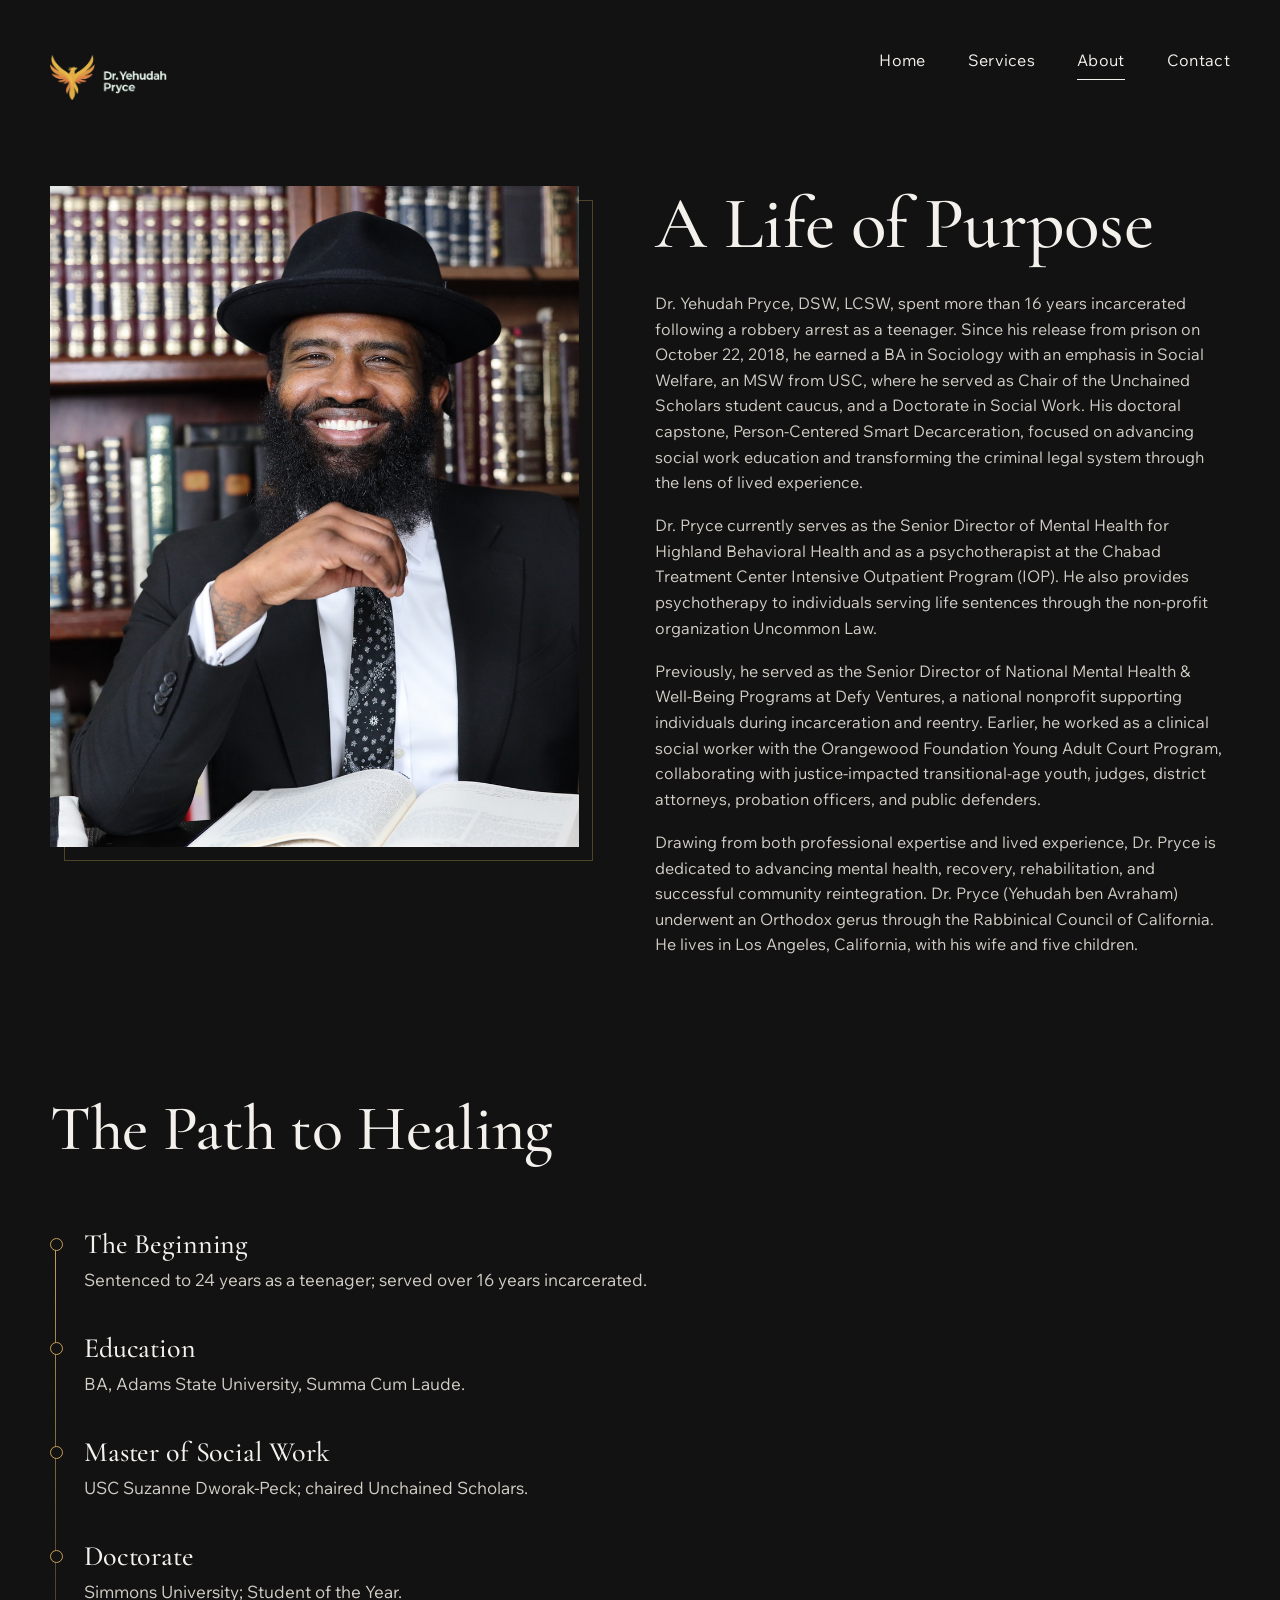
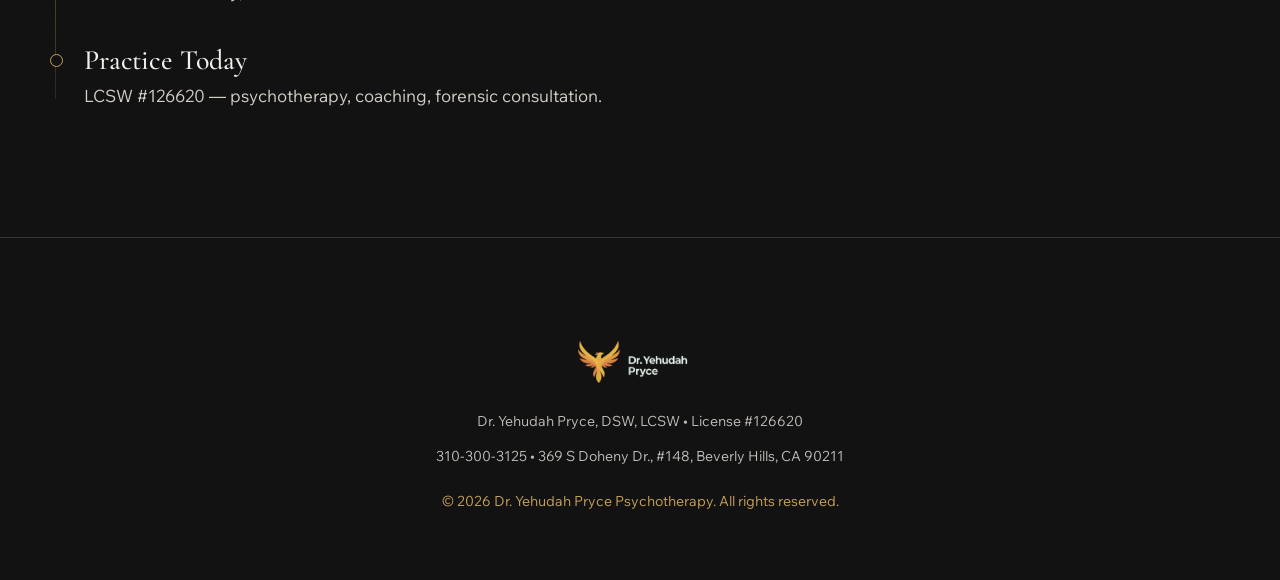
<file: about.html>
<!DOCTYPE html>
<html lang="en" class="no-js">
<head>
<meta charset="utf-8">
<meta name="viewport" content="width=device-width, initial-scale=1">
<title>About | Dr. Yehudah Pryce, DSW, LCSW</title>
<meta name="description" content="WellBeing Solutions: psychotherapy, coaching, and forensic expertise grounded in lived experience. Dr. Yehudah Pryce, DSW, LCSW, Beverly Hills, CA.">
<link rel="canonical" href="https://www.dryehudahprycelcsw.com/about">
<link rel="icon" href="data:image/svg+xml,%3Csvg xmlns='http://www.w3.org/2000/svg' viewBox='0 0 32 32'%3E%3Crect width='32' height='32' rx='6' fill='%23121212'/%3E%3Cpath d='M16 5l6 11-6 11-6-11z' fill='none' stroke='%23c5a059' stroke-width='2'/%3E%3C/svg%3E">
<link rel="preconnect" href="https://fonts.googleapis.com">
<link rel="preconnect" href="https://fonts.gstatic.com" crossorigin>
<link href="https://fonts.googleapis.com/css2?family=Cormorant+Garamond:ital,wght@0,400;0,500;0,600;1,400&family=Wix+Madefor+Text:wght@300;400;500&display=swap" rel="stylesheet">
<link rel="stylesheet" href="site.css">
</head>
<body class="about">
<header class="site-head">
  <div class="wrap head-in">
    <a class="logo" href="./" aria-label="Dr. Yehudah Pryce, home"><img src="media/logo.png" alt="Dr. Yehudah Pryce" width="400" height="236"></a>
    <nav class="nav" id="nav" aria-label="Site"><a href="./">Home</a><a href="services">Services</a><a href="about" aria-current="page">About</a><a href="contact">Contact</a></nav>
    <button class="menu-btn" id="menuBtn" type="button" aria-expanded="false" aria-controls="nav">Menu</button>
  </div>
</header>
<main>
<section>
  <div class="wrap bio">
    <div class="bio-img"><img src="media/portrait.jpg" alt="Dr. Yehudah Pryce" width="928" height="1160"></div>
    <div>
      <h1>A Life of Purpose</h1>
      <p>Dr. Yehudah Pryce, DSW, LCSW, spent more than 16 years incarcerated following a robbery arrest as a teenager. Since his release from prison on October 22, 2018, he earned a BA in Sociology with an emphasis in Social Welfare, an MSW from USC, where he served as Chair of the Unchained Scholars student caucus, and a Doctorate in Social Work. His doctoral capstone, Person-Centered Smart Decarceration, focused on advancing social work education and transforming the criminal legal system through the lens of lived experience.</p>
      <p>Dr. Pryce currently serves as the Senior Director of Mental Health for Highland Behavioral Health and as a psychotherapist at the Chabad Treatment Center Intensive Outpatient Program (IOP). He also provides psychotherapy to individuals serving life sentences through the non-profit organization Uncommon Law.</p>
      <p>Previously, he served as the Senior Director of National Mental Health &amp; Well-Being Programs at Defy Ventures, a national nonprofit supporting individuals during incarceration and reentry. Earlier, he worked as a clinical social worker with the Orangewood Foundation Young Adult Court Program, collaborating with justice-impacted transitional-age youth, judges, district attorneys, probation officers, and public defenders.</p>
      <p>Drawing from both professional expertise and lived experience, Dr. Pryce is dedicated to advancing mental health, recovery, rehabilitation, and successful community reintegration. Dr. Pryce (Yehudah ben Avraham) underwent an Orthodox gerus through the Rabbinical Council of California. He lives in Los Angeles, California, with his wife and five children.</p>
    </div>
  </div>
</section>

<section class="sec" style="padding-top:0">
  <div class="wrap">
    <div class="sec-head reveal"><h2>The Path to Healing</h2></div>
    <ol class="path">
      <li class="reveal"><h3>The Beginning</h3><p>Sentenced to 24 years as a teenager; served over 16 years incarcerated.</p></li>
      <li class="reveal"><h3>Education</h3><p>BA, Adams State University, Summa Cum Laude.</p></li>
      <li class="reveal"><h3>Master of Social Work</h3><p>USC Suzanne Dworak-Peck; chaired Unchained Scholars.</p></li>
      <li class="reveal"><h3>Doctorate</h3><p>Simmons University; Student of the Year.</p></li>
      <li class="reveal"><h3>Practice Today</h3><p>LCSW #126620 &mdash; psychotherapy, coaching, forensic consultation.</p></li>
    </ol>
  </div>
</section>
</main>
<footer class="site-foot">
  <div class="wrap">
    <img src="media/logo.png" alt="Dr. Yehudah Pryce" width="400" height="236" loading="lazy">
    <p>Dr. Yehudah Pryce, DSW, LCSW &bull; License #126620</p>
    <p><a href="tel:+13103003125">310-300-3125</a> &bull; 369 S Doheny Dr., #148, Beverly Hills, CA 90211</p>
    <p class="copy">&copy; 2026 Dr. Yehudah Pryce Psychotherapy. All rights reserved.</p>
  </div>
</footer>
<script src="site.js"></script>
</body>
</html>
</file>
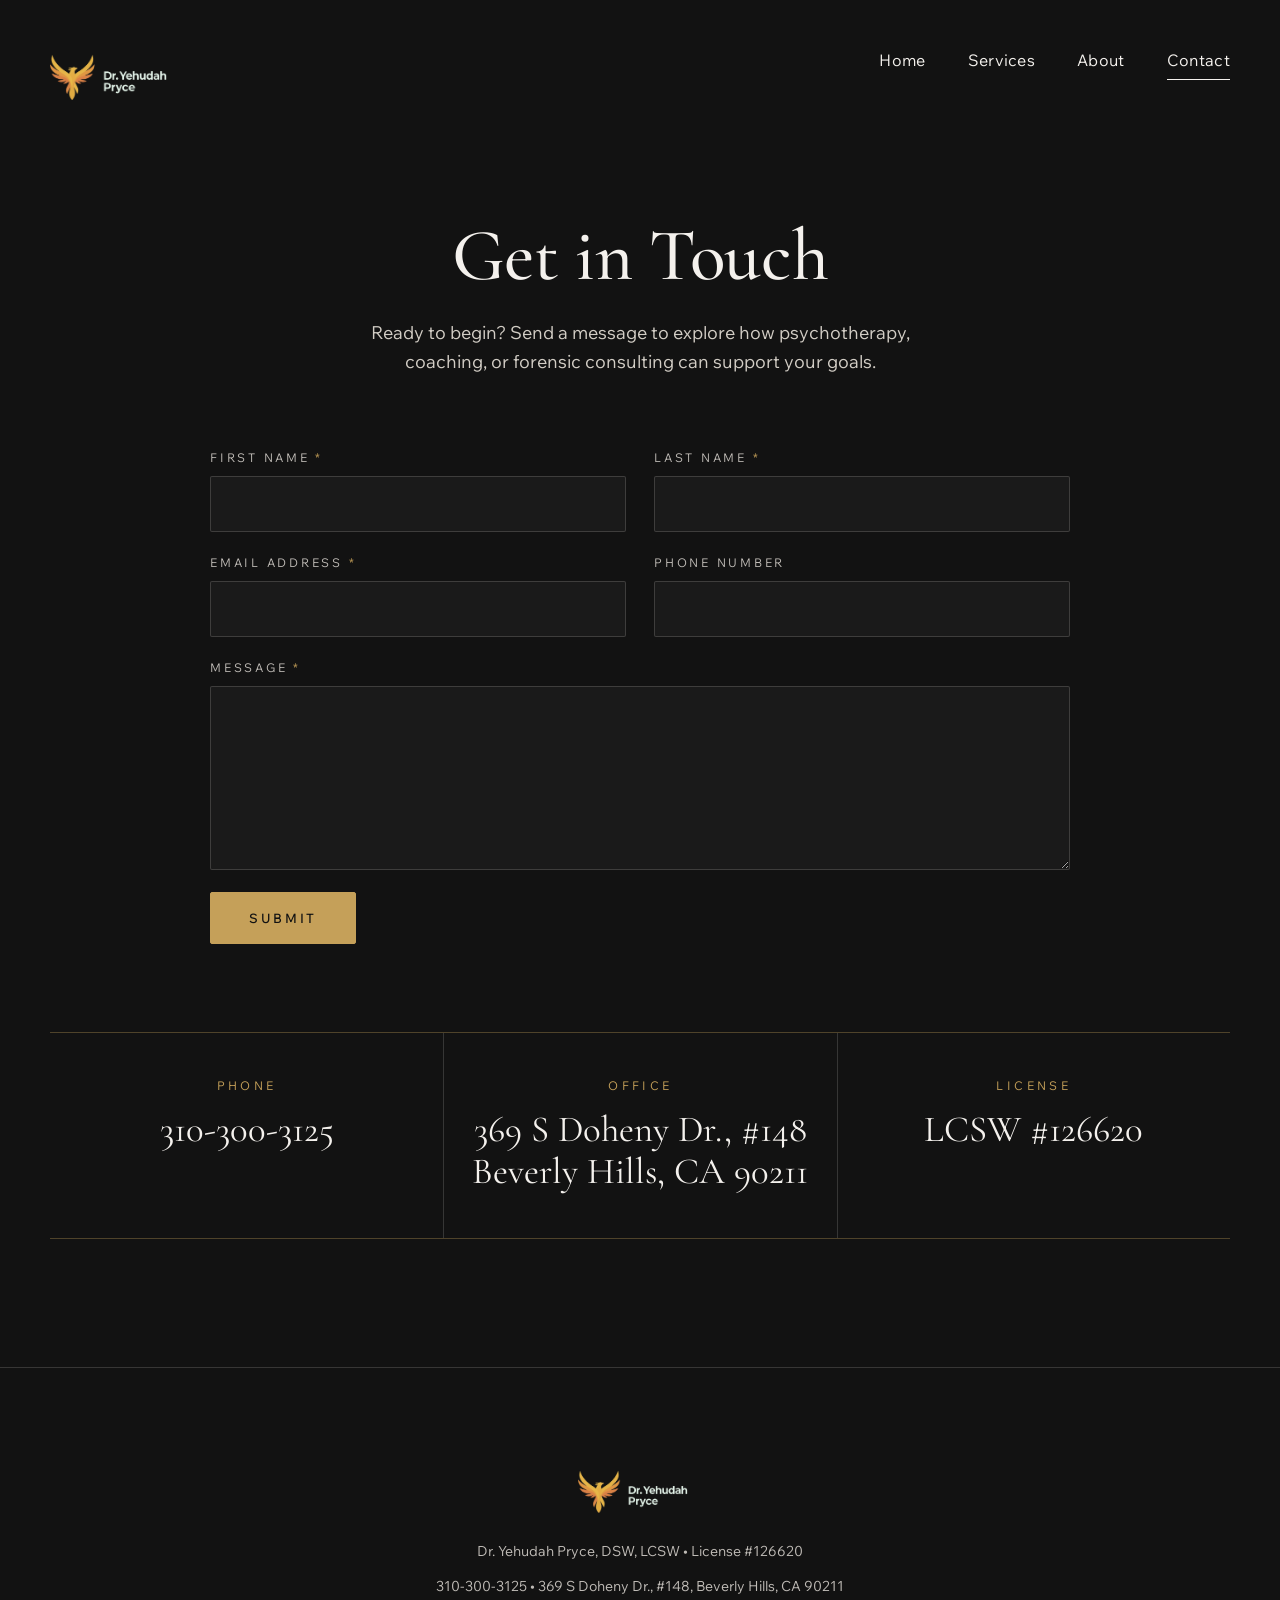
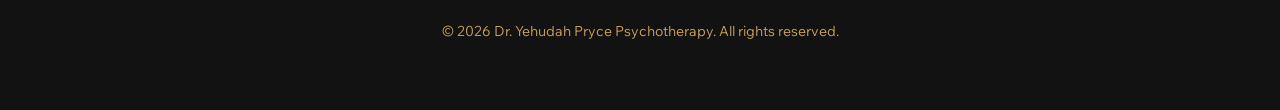
<file: contact.html>
<!DOCTYPE html>
<html lang="en" class="no-js">
<head>
<meta charset="utf-8">
<meta name="viewport" content="width=device-width, initial-scale=1">
<title>Contact | Dr. Yehudah Pryce, DSW, LCSW</title>
<meta name="description" content="WellBeing Solutions: psychotherapy, coaching, and forensic expertise grounded in lived experience. Dr. Yehudah Pryce, DSW, LCSW, Beverly Hills, CA.">
<link rel="canonical" href="https://www.dryehudahprycelcsw.com/contact">
<link rel="icon" href="data:image/svg+xml,%3Csvg xmlns='http://www.w3.org/2000/svg' viewBox='0 0 32 32'%3E%3Crect width='32' height='32' rx='6' fill='%23121212'/%3E%3Cpath d='M16 5l6 11-6 11-6-11z' fill='none' stroke='%23c5a059' stroke-width='2'/%3E%3C/svg%3E">
<link rel="preconnect" href="https://fonts.googleapis.com">
<link rel="preconnect" href="https://fonts.gstatic.com" crossorigin>
<link href="https://fonts.googleapis.com/css2?family=Cormorant+Garamond:ital,wght@0,400;0,500;0,600;1,400&family=Wix+Madefor+Text:wght@300;400;500&display=swap" rel="stylesheet">
<link rel="stylesheet" href="site.css">
</head>
<body class="contact">
<header class="site-head">
  <div class="wrap head-in">
    <a class="logo" href="./" aria-label="Dr. Yehudah Pryce, home"><img src="media/logo.png" alt="Dr. Yehudah Pryce" width="400" height="236"></a>
    <nav class="nav" id="nav" aria-label="Site"><a href="./">Home</a><a href="services">Services</a><a href="about">About</a><a href="contact" aria-current="page">Contact</a></nav>
    <button class="menu-btn" id="menuBtn" type="button" aria-expanded="false" aria-controls="nav">Menu</button>
  </div>
</header>
<main>
<section class="page-intro">
  <div class="wrap">
    <h1>Get in Touch</h1>
    <p class="lede">Ready to begin? Send a message to explore how psychotherapy, coaching, or forensic consulting can support your goals.</p>
  </div>
</section>
<section class="sec" style="padding-top:0">
  <div class="wrap">
    <form class="form reveal" id="contactForm" data-u="ypryce" data-d="dryehudahprycelcsw.com" novalidate>
      <label><span>First Name <i aria-hidden="true">*</i></span><input type="text" name="first" autocomplete="given-name" required></label>
      <label><span>Last Name <i aria-hidden="true">*</i></span><input type="text" name="last" autocomplete="family-name" required></label>
      <label><span>Email Address <i aria-hidden="true">*</i></span><input type="email" name="email" autocomplete="email" required></label>
      <label>Phone Number<input type="tel" name="phone" autocomplete="tel"></label>
      <label class="full"><span>Message <i aria-hidden="true">*</i></span><textarea name="message" rows="6" required></textarea></label>
      <div class="full form-foot">
        <button class="btn gold" type="submit">Submit</button>
        <p class="form-note" id="formNote" role="status" hidden></p>
      </div>
      <noscript><p class="form-note full">To send a message, please call 310-300-3125.</p></noscript>
    </form>
    <div class="contact-grid reveal">
      <div><span class="k">Phone</span><a class="big" href="tel:+13103003125">310-300-3125</a></div>
      <div><span class="k">Office</span><span class="big">369 S Doheny Dr., #148<br>Beverly Hills, CA 90211</span></div>
      <div><span class="k">License</span><span class="big">LCSW #126620</span></div>
    </div>
  </div>
</section>
</main>
<footer class="site-foot">
  <div class="wrap">
    <img src="media/logo.png" alt="Dr. Yehudah Pryce" width="400" height="236" loading="lazy">
    <p>Dr. Yehudah Pryce, DSW, LCSW &bull; License #126620</p>
    <p><a href="tel:+13103003125">310-300-3125</a> &bull; 369 S Doheny Dr., #148, Beverly Hills, CA 90211</p>
    <p class="copy">&copy; 2026 Dr. Yehudah Pryce Psychotherapy. All rights reserved.</p>
  </div>
</footer>
<script src="site.js"></script>
</body>
</html>
</file>
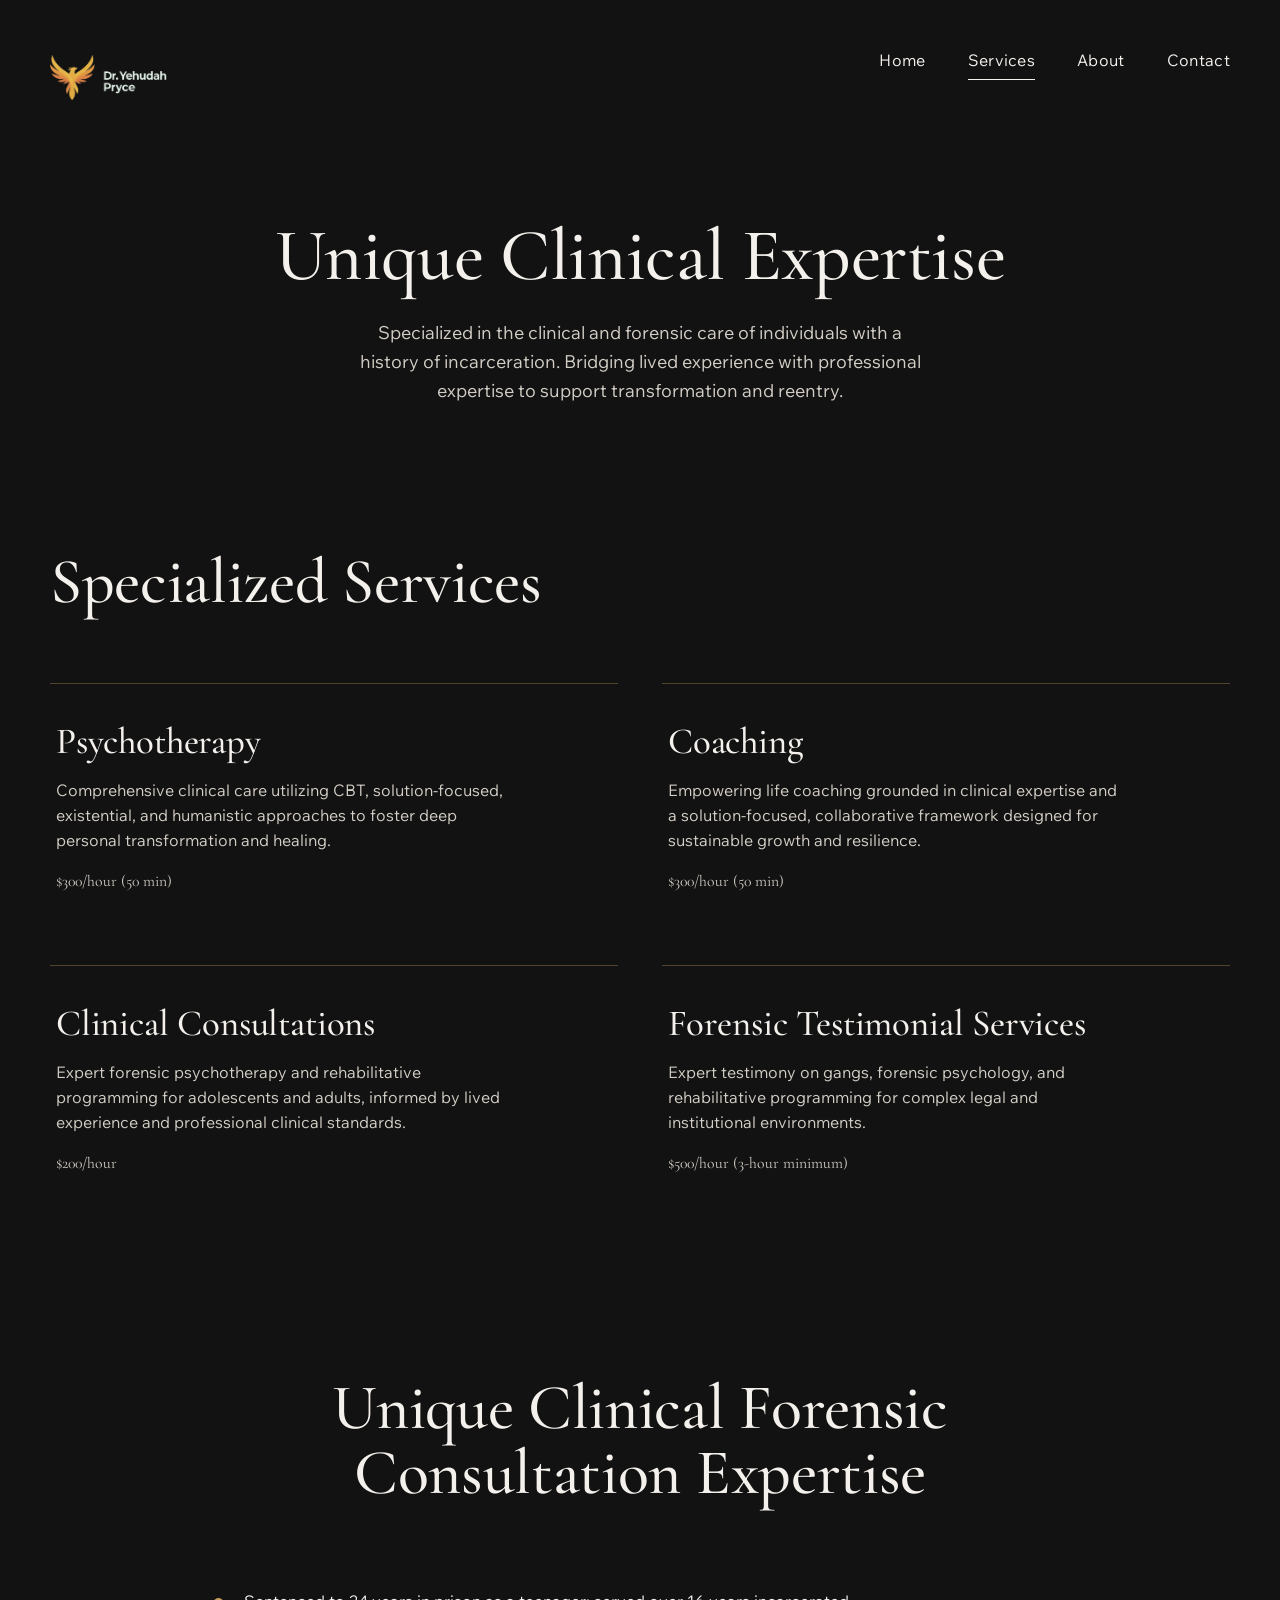
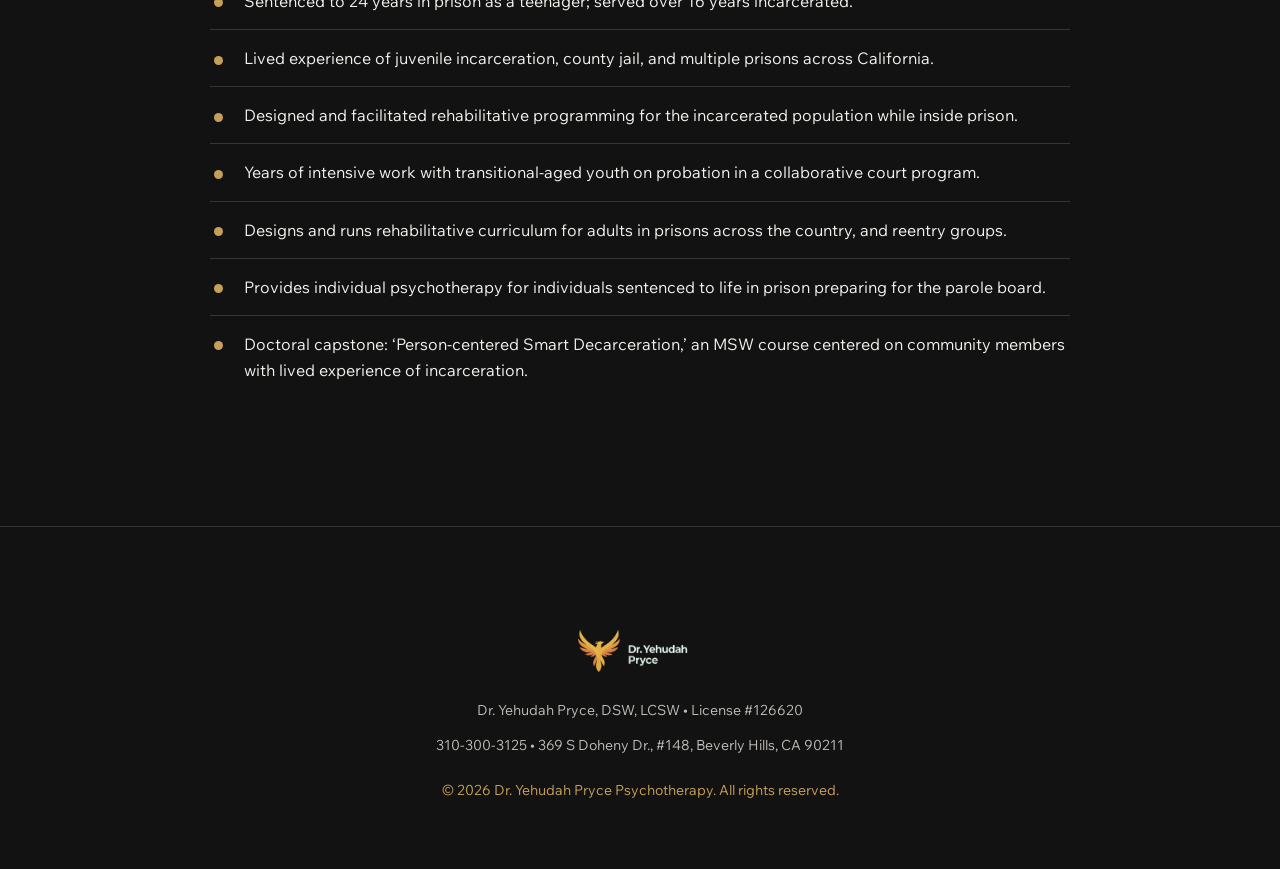
<file: services.html>
<!DOCTYPE html>
<html lang="en" class="no-js">
<head>
<meta charset="utf-8">
<meta name="viewport" content="width=device-width, initial-scale=1">
<title>Services | Dr. Yehudah Pryce, DSW, LCSW</title>
<meta name="description" content="WellBeing Solutions: psychotherapy, coaching, and forensic expertise grounded in lived experience. Dr. Yehudah Pryce, DSW, LCSW, Beverly Hills, CA.">
<link rel="canonical" href="https://www.dryehudahprycelcsw.com/services">
<link rel="icon" href="data:image/svg+xml,%3Csvg xmlns='http://www.w3.org/2000/svg' viewBox='0 0 32 32'%3E%3Crect width='32' height='32' rx='6' fill='%23121212'/%3E%3Cpath d='M16 5l6 11-6 11-6-11z' fill='none' stroke='%23c5a059' stroke-width='2'/%3E%3C/svg%3E">
<link rel="preconnect" href="https://fonts.googleapis.com">
<link rel="preconnect" href="https://fonts.gstatic.com" crossorigin>
<link href="https://fonts.googleapis.com/css2?family=Cormorant+Garamond:ital,wght@0,400;0,500;0,600;1,400&family=Wix+Madefor+Text:wght@300;400;500&display=swap" rel="stylesheet">
<link rel="stylesheet" href="site.css">
</head>
<body class="services">
<header class="site-head">
  <div class="wrap head-in">
    <a class="logo" href="./" aria-label="Dr. Yehudah Pryce, home"><img src="media/logo.png" alt="Dr. Yehudah Pryce" width="400" height="236"></a>
    <nav class="nav" id="nav" aria-label="Site"><a href="./">Home</a><a href="services" aria-current="page">Services</a><a href="about">About</a><a href="contact">Contact</a></nav>
    <button class="menu-btn" id="menuBtn" type="button" aria-expanded="false" aria-controls="nav">Menu</button>
  </div>
</header>
<main>
<section class="page-intro">
  <div class="wrap">
    <h1>Unique Clinical Expertise</h1>
    <p class="lede">Specialized in the clinical and forensic care of individuals with a history of incarceration. Bridging lived experience with professional expertise to support transformation and reentry.</p>
  </div>
</section>

<section class="sec" style="padding-top:clamp(40px,6vw,72px)">
  <div class="wrap">
    <div class="sec-head reveal"><h2>Specialized Services</h2></div>
    <div class="svc-grid">
      <article class="svc reveal">
        <h3>Psychotherapy</h3>
        <p>Comprehensive clinical care utilizing CBT, solution-focused, existential, and humanistic approaches to foster deep personal transformation and healing.</p>
        <p class="fee">$300/hour (50 min)</p>
      </article>
      <article class="svc reveal">
        <h3>Coaching</h3>
        <p>Empowering life coaching grounded in clinical expertise and a solution-focused, collaborative framework designed for sustainable growth and resilience.</p>
        <p class="fee">$300/hour (50 min)</p>
      </article>
      <article class="svc reveal">
        <h3>Clinical Consultations</h3>
        <p>Expert forensic psychotherapy and rehabilitative programming for adolescents and adults, informed by lived experience and professional clinical standards.</p>
        <p class="fee">$200/hour</p>
      </article>
      <article class="svc reveal">
        <h3>Forensic Testimonial Services</h3>
        <p>Expert testimony on gangs, forensic psychology, and rehabilitative programming for complex legal and institutional environments.</p>
        <p class="fee">$500/hour (3-hour minimum)</p>
      </article>
    </div>
  </div>
</section>

<section class="sec" style="padding-top:0">
  <div class="wrap">
    <div class="sec-head center reveal"><h2>Unique Clinical Forensic Consultation Expertise</h2></div>
    <ul class="facts reveal">
      <li>Sentenced to 24 years in prison as a teenager; served over 16 years incarcerated.</li>
      <li>Lived experience of juvenile incarceration, county jail, and multiple prisons across California.</li>
      <li>Designed and facilitated rehabilitative programming for the incarcerated population while inside prison.</li>
      <li>Years of intensive work with transitional-aged youth on probation in a collaborative court program.</li>
      <li>Designs and runs rehabilitative curriculum for adults in prisons across the country, and reentry groups.</li>
      <li>Provides individual psychotherapy for individuals sentenced to life in prison preparing for the parole board.</li>
      <li>Doctoral capstone: &lsquo;Person-centered Smart Decarceration,&rsquo; an MSW course centered on community members with lived experience of incarceration.</li>
    </ul>
  </div>
</section>
</main>
<footer class="site-foot">
  <div class="wrap">
    <img src="media/logo.png" alt="Dr. Yehudah Pryce" width="400" height="236" loading="lazy">
    <p>Dr. Yehudah Pryce, DSW, LCSW &bull; License #126620</p>
    <p><a href="tel:+13103003125">310-300-3125</a> &bull; 369 S Doheny Dr., #148, Beverly Hills, CA 90211</p>
    <p class="copy">&copy; 2026 Dr. Yehudah Pryce Psychotherapy. All rights reserved.</p>
  </div>
</footer>
<script src="site.js"></script>
</body>
</html>
</file>
<file: site.css>
:root{
  /* follows the original Wix site: near-black ground, ivory text, one gold; centred display headings over quiet body text */
  --bg:#121212; --panel:#1a1a1a; --ink:#f4f1ed; --soft:#d2cdc5; --muted:#bfbbb6;
  --gold:#c5a059; --gold-hi:#e0bc77; --rule:rgba(197,160,89,.34); --hair:rgba(244,241,237,.16);
  --display:"Cormorant Garamond","Times New Roman",serif; --body:"Wix Madefor Text",system-ui,-apple-system,"Segoe UI",sans-serif;
  color-scheme:dark;
}
*{box-sizing:border-box}
html{-webkit-text-size-adjust:100%;scroll-behavior:smooth}
body{margin:0;background:var(--bg);color:var(--ink);font-family:var(--body);font-size:1.0625rem;line-height:1.6;-webkit-font-smoothing:antialiased}
img{max-width:100%;height:auto;display:block}
a{color:inherit}
:focus-visible{outline:2px solid var(--gold-hi);outline-offset:3px}
.wrap{width:min(1180px,100% - 48px);margin-inline:auto}
h1,h2,h3{font-family:var(--display);font-weight:500;line-height:1.02;margin:0;text-wrap:balance;letter-spacing:-.005em}
h1,.h1{font-size:clamp(2.7rem,6.4vw,4.6rem)}
h2{font-size:clamp(2.4rem,5.4vw,4rem)}
h3{font-size:clamp(1.6rem,2.6vw,2rem);line-height:1.1}
p{margin:0 0 1.1em}
.lede{font-size:1.125rem;color:var(--soft);max-width:44ch}
.center{text-align:center}
.center .lede{margin-inline:auto}

/* header */
.site-head{position:relative;z-index:20}
.home .site-head{position:absolute;inset:0 0 auto 0}
.head-in{display:flex;align-items:center;justify-content:space-between;gap:20px;padding:22px 0}
.logo img{width:132px;height:auto}
.nav{display:flex;gap:42px;font-size:1rem;letter-spacing:.02em}
.nav a{text-decoration:none;padding:6px 0;border-bottom:1px solid transparent;transition:border-color .25s,color .25s}
.nav a:hover{color:var(--gold-hi)}
.nav a[aria-current="page"]{border-bottom-color:var(--ink)}
.menu-btn{display:none;font:inherit;font-size:.95rem;color:var(--ink);background:none;border:1px solid var(--rule);border-radius:2px;padding:9px 16px;letter-spacing:.14em;text-transform:uppercase;cursor:pointer}

/* buttons */
.btn{display:inline-block;font-family:var(--body);font-weight:500;font-size:.82rem;letter-spacing:.22em;text-transform:uppercase;text-decoration:none;padding:17px 38px;border-radius:2px;border:1px solid var(--gold);transition:background .3s,color .3s,transform .3s,box-shadow .3s;cursor:pointer}
.btn.gold{background:var(--gold);color:#121212}
.btn.gold:hover{background:var(--gold-hi);border-color:var(--gold-hi);transform:translateY(-2px);box-shadow:0 12px 36px rgba(197,160,89,.3)}
.btn.line{background:none;color:var(--gold-hi)}
.btn.line:hover{background:var(--gold);color:#121212}

/* hero */
.hero{position:relative;min-height:clamp(640px,96vh,860px);display:grid;place-items:center;overflow:hidden;background:
  radial-gradient(ellipse 80% 60% at 70% 20%,rgba(120,84,30,.22),transparent 60%),
  radial-gradient(ellipse 70% 70% at 20% 85%,rgba(60,45,90,.18),transparent 65%),#0b0b0f}
.hero canvas{position:absolute;inset:0;width:100%;height:100%;display:block}
.hero::after{content:"";position:absolute;inset:0;pointer-events:none;background:radial-gradient(ellipse 120% 100% at 50% 50%,transparent 55%,rgba(5,5,8,.75) 100%),linear-gradient(to bottom,transparent 82%,var(--bg))}
.hero-in{position:relative;z-index:2;text-align:center;padding:120px 24px 96px}
.portrait{width:clamp(132px,17vw,190px);aspect-ratio:1;border-radius:50%;padding:5px;margin:0 auto 28px;background:conic-gradient(from 210deg,#c9a15a,#6b5228,#e0bc77,#8a6c35,#c9a15a);box-shadow:0 0 60px rgba(201,161,90,.35),0 18px 50px rgba(0,0,0,.55)}
.portrait img{width:100%;height:100%;object-fit:cover;border-radius:50%;border:3px solid #0b0b0f}
.eyebrow{font-size:clamp(.7rem,1.3vw,.86rem);letter-spacing:.42em;text-transform:uppercase;color:var(--gold);margin:0 0 20px}
.hero h1{font-weight:600;font-size:clamp(2.9rem,7.5vw,6rem);line-height:1.04;letter-spacing:.01em}
.creds{font-weight:300;font-size:clamp(.8rem,1.7vw,1.08rem);letter-spacing:.28em;text-transform:uppercase;color:rgba(244,239,230,.74);margin:18px 0 0}
.divider{width:64px;height:1px;margin:30px auto 26px;background:linear-gradient(90deg,transparent,var(--gold),transparent)}
.tagline{font-family:var(--display);font-style:italic;font-size:clamp(1.2rem,2.6vw,1.7rem);line-height:1.35;color:rgba(244,239,230,.88);max-width:640px;margin:0 auto 40px}
.scroll-hint{position:absolute;z-index:2;bottom:26px;left:50%;transform:translateX(-50%);font-size:.62rem;letter-spacing:.35em;text-transform:uppercase;color:rgba(244,239,230,.45)}
.scroll-hint::after{content:"";display:block;width:1px;height:34px;margin:10px auto 0;background:rgba(201,161,90,.6);animation:drop 2.2s ease-in-out infinite}
.rise{opacity:0;animation:rise 1.4s cubic-bezier(.22,1,.36,1) forwards}
.rise.d1{animation-delay:.15s}.rise.d2{animation-delay:.3s}.rise.d3{animation-delay:.5s}.rise.d4{animation-delay:.72s}.rise.d5{animation-delay:.95s}.rise.d6{animation-delay:1.1s}.rise.d7{animation-delay:1.35s}
@keyframes rise{from{opacity:0;transform:translateY(26px)}to{opacity:1;transform:none}}
@keyframes drop{0%{transform:scaleY(0);transform-origin:top}55%{transform:scaleY(1);transform-origin:top}100%{transform:scaleY(0);transform-origin:bottom}}

/* sections */
.sec{padding:clamp(72px,10vw,128px) 0}
.sec-head{margin-bottom:clamp(40px,6vw,68px)}
.sec-head .lede{margin-top:20px}
.cards{display:grid;grid-template-columns:repeat(3,minmax(0,1fr));gap:28px}
.card{display:flex;flex-direction:column;border:1px solid var(--hair);padding:42px 36px 38px;background:linear-gradient(160deg,rgba(255,255,255,.035),rgba(255,255,255,0));transition:border-color .35s,transform .35s,box-shadow .35s}
.card:hover{border-color:var(--gold);transform:translateY(-4px);box-shadow:0 24px 60px rgba(0,0,0,.45)}
.card h3{margin-bottom:18px}
.card p{font-size:.98rem;color:var(--soft);margin-bottom:34px}
.card .btn{margin-top:auto;align-self:flex-start;padding:15px 26px;font-size:.76rem}
.band{background:var(--gold);color:#121212;padding:clamp(56px,8vw,84px) 0;text-align:center}
.band h2{font-size:clamp(2rem,4.4vw,3.2rem);line-height:1.06;max-width:22ch;margin-inline:auto}
.split{display:grid;grid-template-columns:1fr 1fr;min-height:560px}
.split-text{display:flex;flex-direction:column;justify-content:center;align-items:flex-start;gap:36px;padding:72px clamp(24px,6vw,96px)}
.split-text h2{max-width:10ch}
.split-img{background-size:cover;background-position:center;min-height:340px}

/* services */
.page-intro{padding:clamp(56px,8vw,96px) 0 clamp(40px,6vw,72px);text-align:center}
.page-intro .lede{margin:26px auto 0;max-width:48ch}
.svc-grid{display:grid;grid-template-columns:1fr 1fr;gap:0 44px}
.svc{border-top:1px solid var(--rule);padding:38px 6px 54px}
.svc h3{font-size:clamp(1.8rem,3vw,2.3rem);margin-bottom:16px}
.svc p{font-size:.98rem;color:var(--soft);max-width:46ch;margin-bottom:20px}
.fee{font-family:var(--display);font-size:clamp(1.5rem,2.4vw,1.9rem);color:var(--gold);line-height:1.1;margin:0}
.facts{list-style:none;margin:0 auto;padding:0;max-width:860px}
.facts li{position:relative;padding:15px 0 15px 34px;border-bottom:1px solid var(--hair);font-size:1.02rem}
.facts li:last-child{border-bottom:0}
.facts li::before{content:"";position:absolute;left:4px;top:1.55em;width:9px;height:9px;border-radius:50%;background:var(--gold)}

/* about */
.bio{display:grid;grid-template-columns:minmax(0,.92fr) minmax(0,1fr);gap:clamp(32px,6vw,84px);align-items:start;padding:clamp(28px,5vw,64px) 0 clamp(72px,10vw,120px)}
.bio-img{position:relative}
.bio-img img{width:100%;aspect-ratio:4/5;object-fit:cover}
.bio-img::after{content:"";position:absolute;inset:14px -14px -14px 14px;border:1px solid var(--rule);z-index:-1}
.bio h1{margin-bottom:30px}
.bio p{font-size:1rem;color:var(--soft);max-width:60ch}
.path{position:relative;margin:0;padding:0 0 0 34px;list-style:none;max-width:760px}
.path::before{content:"";position:absolute;left:5px;top:10px;bottom:10px;width:1px;background:linear-gradient(var(--gold),rgba(197,160,89,.15))}
.path li{position:relative;padding:0 0 40px}
.path li:last-child{padding-bottom:0}
.path li::before{content:"";position:absolute;left:-34px;top:9px;width:11px;height:11px;border-radius:50%;background:var(--bg);border:1px solid var(--gold)}
.path h3{font-size:1.75rem;margin-bottom:6px}
.path p{margin:0;color:var(--soft)}

/* contact */
.form{display:grid;grid-template-columns:repeat(2,minmax(0,1fr));gap:22px 28px;max-width:860px;margin:0 auto clamp(56px,7vw,88px)}
.form .full{grid-column:1/-1}
.form label{display:grid;gap:9px;font-size:.72rem;letter-spacing:.24em;text-transform:uppercase;color:var(--muted)}
.form label i{color:var(--gold);font-style:normal}
.form input,.form textarea{font:inherit;font-size:1rem;letter-spacing:0;text-transform:none;color:var(--ink);background:var(--panel);border:1px solid var(--hair);border-radius:2px;padding:14px 16px;width:100%}
.form input:focus,.form textarea:focus{outline:none;border-color:var(--gold)}
.form textarea{resize:vertical;min-height:150px}
.form .bad{border-color:#d98a6a}
.form-foot{display:flex;align-items:center;gap:22px;flex-wrap:wrap}
.form-note{margin:0;color:var(--gold-hi);font-size:.95rem;letter-spacing:0;text-transform:none}
.contact-grid{display:grid;grid-template-columns:repeat(3,minmax(0,1fr));gap:0;border-top:1px solid var(--rule);border-bottom:1px solid var(--rule)}
.contact-grid>div{padding:44px 28px;text-align:center}
.contact-grid>div+div{border-left:1px solid var(--hair)}
.k{display:block;font-size:.72rem;letter-spacing:.3em;text-transform:uppercase;color:var(--gold);margin-bottom:14px}
.big{font-family:var(--display);font-size:clamp(1.7rem,3vw,2.3rem);line-height:1.15;text-decoration:none}
a.big:hover{color:var(--gold-hi)}

/* footer */
.site-foot{padding:72px 0 56px;text-align:center;color:var(--muted);font-size:.9rem;border-top:1px solid var(--hair)}
.site-foot img{width:124px;height:auto;margin:0 auto 26px}
.site-foot p{margin:0 0 12px}
.site-foot a{text-decoration:none}
.site-foot .copy{color:var(--gold);margin-top:22px}

.reveal{opacity:0;transform:translateY(24px);transition:opacity .9s ease,transform .9s cubic-bezier(.22,1,.36,1)}
.reveal.in{opacity:1;transform:none}
.no-js .reveal{opacity:1;transform:none}

@media (max-width:860px){
  .menu-btn{display:block}
  .nav{display:none;position:absolute;left:0;right:0;top:100%;flex-direction:column;gap:0;background:rgba(18,18,18,.97);border-top:1px solid var(--hair);border-bottom:1px solid var(--hair);padding:6px 24px 14px}
  .nav.open{display:flex}
  .nav a{padding:14px 0;border-bottom:1px solid var(--hair)}
  .nav a[aria-current="page"]{color:var(--gold-hi);border-bottom-color:var(--hair)}
  .logo img{width:112px}
  .cards,.svc-grid,.split,.bio,.contact-grid,.form{grid-template-columns:minmax(0,1fr)}
  .bio-img::after{inset:10px -10px -10px 10px}
  .contact-grid>div+div{border-left:0;border-top:1px solid var(--hair)}
  .bio-img{position:relative;top:0;max-width:440px}
  .split-text{padding:64px 24px}
  .card{padding:34px 28px}
}
@media (prefers-reduced-motion:reduce){
  html{scroll-behavior:auto}
  .rise{animation:none;opacity:1}.reveal{opacity:1;transform:none;transition:none}.scroll-hint::after{animation:none}
}
</file>
